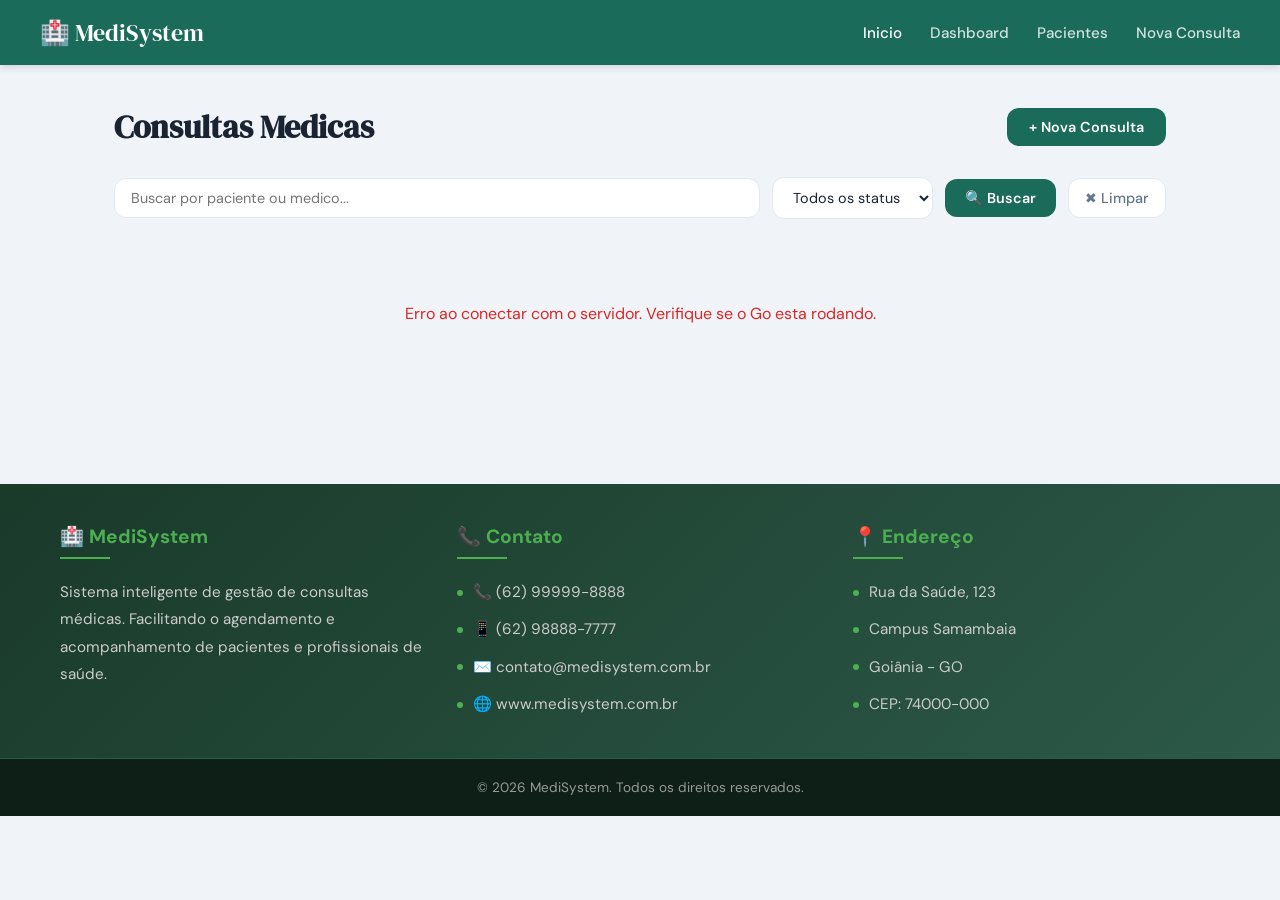
<file: static/index.html>
<!DOCTYPE html>
<html lang="pt-BR">
<head>
  <meta charset="UTF-8">
  <meta name="viewport" content="width=device-width, initial-scale=1.0">
  <title>Sistema de Consultas Medicas</title>
  <link rel="stylesheet" href="styles/index.style.css">
</head>
<body>
  <header>
  <div class="logo">🏥 MediSystem</div>
  <nav>
  <a href="index.html" class="active">Inicio</a>
  <a href="dashboard.html">Dashboard</a>
  <a href="pacientes.html">Pacientes</a>
  <a href="forms/createConsulta.html">Nova Consulta</a>
</nav>
</header>

  <main>
    <div class="page-title">
      <h1>Consultas Medicas</h1>
      <a href="forms/createConsulta.html" class="btn-primary">+ Nova Consulta</a>
    </div>

    <div class="filtros">
      <input
        type="text"
        id="busca"
        placeholder="Buscar por paciente ou medico..."
        onkeydown="if(event.key==='Enter') filtrar()"
      >
      <select id="filtroStatus">
        <option value="">Todos os status</option>
        <option value="agendada">Agendada</option>
        <option value="realizada">Realizada</option>
        <option value="cancelada">Cancelada</option>
      </select>
      <button class="btn-buscar" onclick="filtrar()">🔍 Buscar</button>
      <button class="btn-limpar" onclick="limparFiltros()">✖ Limpar</button>
    </div>

    <div id="mensagem" class="mensagem oculto"></div>
    <div id="lista" class="lista-consultas">
      <div class="carregando">Carregando consultas...</div>
    </div>
  </main>

  <script>
    function carregarPagina(pagina) {
    fetch(pagina)
        .then(response => response.text())
        .then(html => {
            // Extrair apenas o conteúdo principal da página carregada
            const parser = new DOMParser();
            const doc = parser.parseFromString(html, 'text/html');
            const novoConteudo = doc.querySelector('main') || doc.querySelector('.container');
            
            if (novoConteudo) {
                document.querySelector('main').innerHTML = novoConteudo.innerHTML;
                // Atualizar a URL sem recarregar
                history.pushState({ pagina }, '', pagina);
            }
        })
        .catch(error => console.error('Erro ao carregar página:', error));
}

// Nos links do menu, usar:
document.querySelectorAll('.nav-link').forEach(link => {
    link.addEventListener('click', function(e) {
        e.preventDefault();
        const pagina = this.getAttribute('href');
        carregarPagina(pagina);
    });
});


    let todasConsultas = [];

    async function carregarConsultas() {
      try {
        const res = await fetch('http://localhost:8080/consultas');
        todasConsultas = await res.json();
        renderizar(todasConsultas);
      } catch (e) {
        document.getElementById('lista').innerHTML =
          '<div class="erro">Erro ao conectar com o servidor. Verifique se o Go esta rodando.</div>';
      }
    }

    function renderizar(consultas) {
      const lista = document.getElementById('lista');
      if (!consultas || consultas.length === 0) {
        lista.innerHTML = '<div class="vazio">Nenhuma consulta encontrada. <a href="forms/createConsulta.html">Criar agora</a></div>';
        return;
      }
      lista.innerHTML = consultas.map(c => `
        <div class="card">
          <div class="card-header">
            <span class="badge ${c.status}">${c.status}</span>
            <span class="card-id">#${c.id}</span>
          </div>
          <div class="card-body">
            <div class="info"><span>👤 Paciente</span><strong>${c.paciente}</strong></div>
              <div class="info"><span>🩺 Medico</span><strong>${c.medico}</strong></div>
              <div class="info"><span>🏥 Especialidade</span><strong>${c.especialidade || 'Não informada'}</strong></div>
              <div class="info"><span>📅 Data</span><strong>${formatarData(c.data)}</strong></div>
            <div class="info"><span>🕐 Hora</span><strong>${formatarHora(c.hora)|| '--'}</strong></div>
            ${c.descricao ? `<div class="descricao">${c.descricao}</div>` : ''}
          </div>
          <div class="card-actions">
            <a href="forms/updateConsulta.html?id=${c.id}" class="btn-editar">✏️ Editar</a>
            <button onclick="deletar(${c.id})" class="btn-deletar">🗑️ Remover</button>
          </div>
        </div>
      `).join('');
    }

    function filtrar() {
      const busca = document.getElementById('busca').value.toLowerCase().trim();
      const status = document.getElementById('filtroStatus').value;
      const filtradas = todasConsultas.filter(c =>
        (!busca || c.paciente.toLowerCase().includes(busca) || c.medico.toLowerCase().includes(busca)) &&
        (!status || c.status === status)
      );
      renderizar(filtradas);
    }

    function limparFiltros() {
      document.getElementById('busca').value = '';
      document.getElementById('filtroStatus').value = '';
      renderizar(todasConsultas);
    }

    async function deletar(id) {
      if (!confirm('Deseja remover esta consulta?')) return;
      try {
        await fetch(`http://localhost:8080/consultas/${id}`, { method: 'DELETE' });
        mostrarMensagem('Consulta removida com sucesso!', 'sucesso');
        carregarConsultas();
      } catch (e) {
        mostrarMensagem('Erro ao remover consulta.', 'erro');
      }
    }

    function mostrarMensagem(texto, tipo) {
      const el = document.getElementById('mensagem');
      el.textContent = texto;
      el.className = `mensagem ${tipo}`;
      setTimeout(() => el.className = 'mensagem oculto', 3000);
    }

    function formatarData(data) {
      if (!data) return '--';
      const d = data.substring(0, 10).split('-');
      return `${d[2]}/${d[1]}/${d[0]}`;
    }
    function formatarHora(hora) {
  if (!hora) return '--';
  // Se for ISO: "0000-01-01T09:25:00Z" ou "09:25:00"
  if (hora.includes('T')) {
    return hora.split('T')[1].substring(0, 5);
  }
  // Se já vier só "09:25"
  return hora.substring(0, 5);
}

    carregarConsultas();
  </script>
  <!-- ===== RODAPÉ ===== -->  
<footer>  
  <div class="footer-container">  
    <!-- Coluna 1 - Sobre a empresa -->  
    <div class="footer-col">  
      <h3>🏥 MediSystem</h3>  
      <p>Sistema inteligente de gestão de consultas médicas.   
      Facilitando o agendamento e acompanhamento de pacientes   
      e profissionais de saúde.</p>  
    </div>  

    <!-- Coluna 2 - Contato -->  
    <div class="footer-col">  
      <h3>📞 Contato</h3>  
      <ul>  
        <li>📞 (62) 99999-8888</li>  
        <li>📱 (62) 98888-7777</li>  
        <li>✉️ contato@medisystem.com.br</li>  
        <li>🌐 www.medisystem.com.br</li>  
      </ul>  
    </div>  

    <!-- Coluna 3 - Endereço -->  
    <div class="footer-col">  
      <h3>📍 Endereço</h3>  
      <ul>  
        <li>Rua da Saúde, 123</li>  
        <li>Campus Samambaia</li>  
        <li>Goiânia - GO</li>  
        <li>CEP: 74000-000</li>
</body>
</html>
      </ul>  
    </div>  
  </div>  
  <div class="footer-bottom">  
    <p>&copy; 2026 MediSystem. Todos os direitos reservados.</p>  
  </div>
</file>
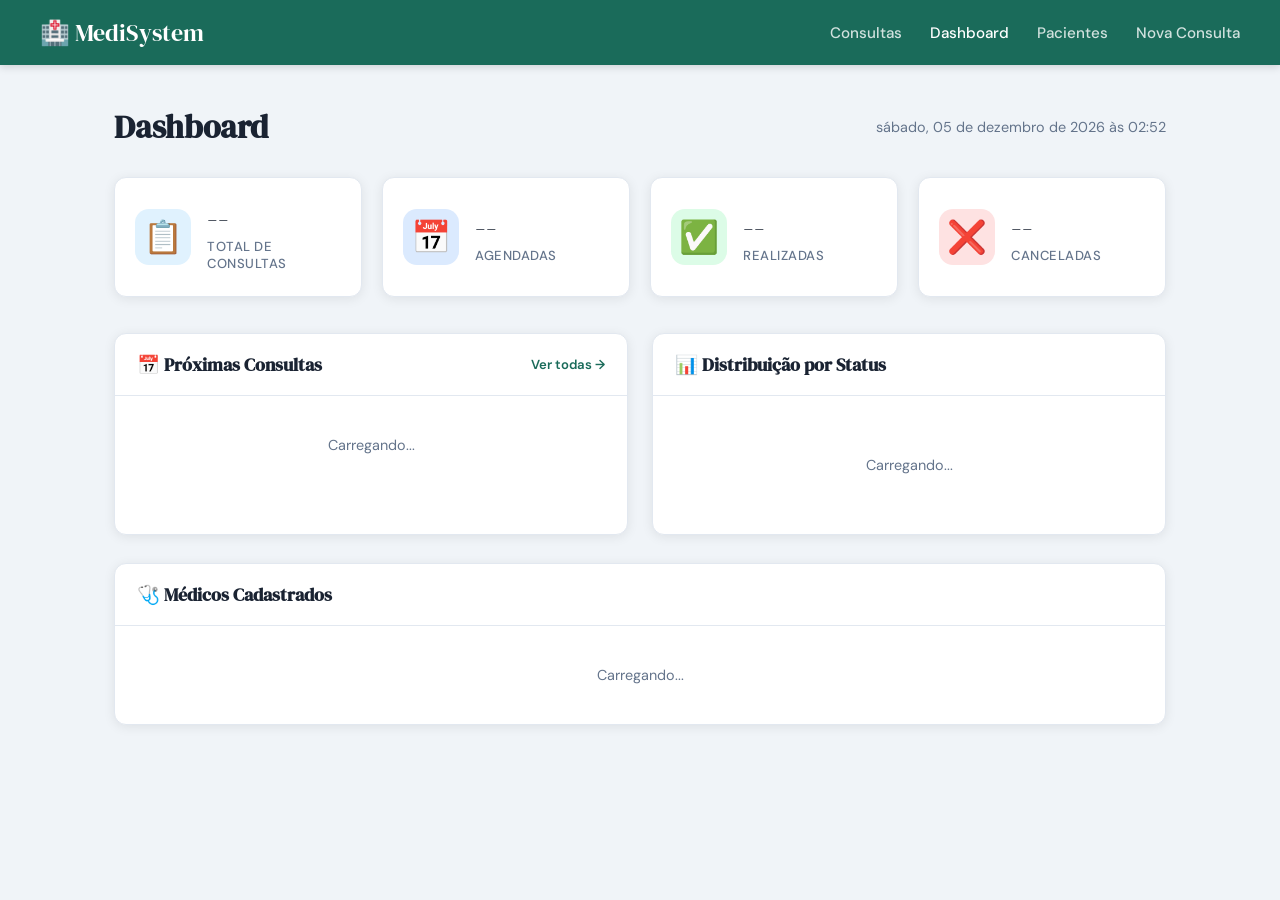
<file: static/dashboard.html>
<!DOCTYPE html>
<html lang="pt-BR">
<head>
  <meta charset="UTF-8">
  <meta name="viewport" content="width=device-width, initial-scale=1.0">
  <title>Dashboard — MediSystem</title>
  <link rel="stylesheet" href="styles/index.style.css">
  <style>
    /* ── Configuração da Página Dashboard── */
    .dashboard-grid {
      display: grid;
      grid-template-columns: repeat(4, 1fr);
      gap: 20px;
      margin-bottom: 36px;
    }

    .stat-card {
      background: var(--surface);
      border-radius: var(--radius);
      box-shadow: var(--shadow);
      border: 1.5px solid var(--border);
      padding: 24px 20px;
      display: flex;
      align-items: center;
      gap: 16px;
      transition: transform 0.2s, box-shadow 0.2s;
    }

    .stat-card:hover { transform: translateY(-3px); box-shadow: 0 8px 24px rgba(0,0,0,0.12); }

    .stat-icon {
      font-size: 2rem;
      width: 56px;
      height: 56px;
      border-radius: 14px;
      display: flex;
      align-items: center;
      justify-content: center;
      flex-shrink: 0;
    }

    .stat-icon.total    { background: #e0f2fe; }
    .stat-icon.agendada { background: #dbeafe; }
    .stat-icon.realizada{ background: var(--success-light); }
    .stat-icon.cancelada{ background: var(--danger-light); }

    .stat-info { flex: 1; }
    .stat-numero {
      font-family: 'DM Serif Display', serif;
      font-size: 2rem;
      color: var(--text);
      line-height: 1;
      margin-bottom: 4px;
    }
    .stat-label {
      font-size: 0.82rem;
      color: var(--text-muted);
      font-weight: 500;
      text-transform: uppercase;
      letter-spacing: 0.5px;
    }

    /* ── Seções do dashboard ── */
    .dashboard-row {
      display: grid;
      grid-template-columns: 1fr 1fr;
      gap: 24px;
      margin-bottom: 28px;
    }

    .section-card {
      background: var(--surface);
      border-radius: var(--radius);
      box-shadow: var(--shadow);
      border: 1.5px solid var(--border);
      overflow: hidden;
    }

    .section-header {
      padding: 18px 22px;
      border-bottom: 1.5px solid var(--border);
      display: flex;
      align-items: center;
      justify-content: space-between;
    }

    .section-header h2 {
      font-family: 'DM Serif Display', serif;
      font-size: 1.15rem;
      color: var(--text);
    }

    .section-header a {
      font-size: 0.82rem;
      color: var(--primary);
      text-decoration: none;
      font-weight: 600;
    }

    .section-header a:hover { text-decoration: underline; }

    /* ── Lista de próximas consultas ── */
    .consulta-row {
      display: flex;
      align-items: center;
      gap: 14px;
      padding: 14px 22px;
      border-bottom: 1px solid var(--border);
      transition: background 0.15s;
    }

    .consulta-row:last-child { border-bottom: none; }
    .consulta-row:hover { background: var(--bg); }

    .consulta-data-box {
      text-align: center;
      min-width: 48px;
      background: var(--primary-light);
      border-radius: 10px;
      padding: 6px 8px;
    }

    .consulta-dia {
      font-size: 1.3rem;
      font-weight: 700;
      color: var(--primary);
      line-height: 1;
    }

    .consulta-mes {
      font-size: 0.7rem;
      color: var(--primary);
      text-transform: uppercase;
      font-weight: 600;
    }

    .consulta-info { flex: 1; }
    .consulta-paciente { font-weight: 600; font-size: 0.9rem; color: var(--text); }
    .consulta-medico   { font-size: 0.8rem; color: var(--text-muted); margin-top: 2px; }

    .consulta-hora {
      font-size: 0.82rem;
      font-weight: 600;
      color: var(--text-muted);
      white-space: nowrap;
    }

    /* ── Gráfico de barras simples ── */
    .grafico-barras {
      padding: 20px 22px;
    }

    .barra-item {
      margin-bottom: 16px;
    }

    .barra-label {
      display: flex;
      justify-content: space-between;
      font-size: 0.85rem;
      margin-bottom: 6px;
      color: var(--text);
      font-weight: 500;
    }

    .barra-label span { color: var(--text-muted); font-weight: 400; }

    .barra-track {
      background: var(--bg);
      border-radius: 99px;
      height: 10px;
      overflow: hidden;
    }

    .barra-fill {
      height: 100%;
      border-radius: 99px;
      transition: width 0.8s cubic-bezier(0.4,0,0.2,1);
    }

    .barra-fill.agendada  { background: #3b82f6; }
    .barra-fill.realizada { background: var(--success); }
    .barra-fill.cancelada { background: var(--danger); }

    /* ── Lista de médicos ── */
    .medico-row {
      display: flex;
      align-items: center;
      gap: 14px;
      padding: 14px 22px;
      border-bottom: 1px solid var(--border);
      transition: background 0.15s;
    }

    .medico-row:last-child { border-bottom: none; }
    .medico-row:hover { background: var(--bg); }

    .medico-avatar {
      width: 40px;
      height: 40px;
      border-radius: 50%;
      background: var(--primary);
      color: white;
      display: flex;
      align-items: center;
      justify-content: center;
      font-weight: 700;
      font-size: 1rem;
      flex-shrink: 0;
    }

    .medico-info { flex: 1; }
    .medico-nome { font-weight: 600; font-size: 0.9rem; color: var(--text); }
    .medico-esp  { font-size: 0.8rem; color: var(--text-muted); margin-top: 2px; }
    .medico-crm  { font-size: 0.78rem; color: var(--text-muted); font-weight: 500; }

    /* ── Vazio / loading ── */
    .vazio-secao {
      padding: 40px 20px;
      text-align: center;
      color: var(--text-muted);
      font-size: 0.9rem;
    }

    /* ── Responsivo ── */
    @media (max-width: 900px) {
      .dashboard-grid { grid-template-columns: repeat(2, 1fr); }
      .dashboard-row  { grid-template-columns: 1fr; }
    }

    @media (max-width: 540px) {
      .dashboard-grid { grid-template-columns: 1fr; }
    }
  </style>
</head>
<body>
  <header>
    <div class="logo">🏥 MediSystem</div>
    <nav>
  <a href="index.html">Consultas</a>
  <a href="dashboard.html" class="active">Dashboard</a>
  <a href="pacientes.html">Pacientes</a>
  <a href="forms/createConsulta.html">Nova Consulta</a>
</nav>
  </header>

  <main>
    <div class="page-title">
      <h1>Dashboard</h1>
      <span style="color:var(--text-muted);font-size:0.9rem" id="dataHoje"></span>
    </div>

    <!-- Cards de resumo -->
    <div class="dashboard-grid">
      <div class="stat-card">
        <div class="stat-icon total">📋</div>
        <div class="stat-info">
          <div class="stat-numero" id="totalConsultas">--</div>
          <div class="stat-label">Total de Consultas</div>
        </div>
      </div>
      <div class="stat-card">
        <div class="stat-icon agendada">📅</div>
        <div class="stat-info">
          <div class="stat-numero" id="totalAgendadas">--</div>
          <div class="stat-label">Agendadas</div>
        </div>
      </div>
      <div class="stat-card">
        <div class="stat-icon realizada">✅</div>
        <div class="stat-info">
          <div class="stat-numero" id="totalRealizadas">--</div>
          <div class="stat-label">Realizadas</div>
        </div>
      </div>
      <div class="stat-card">
        <div class="stat-icon cancelada">❌</div>
        <div class="stat-info">
          <div class="stat-numero" id="totalCanceladas">--</div>
          <div class="stat-label">Canceladas</div>
        </div>
      </div>
    </div>

    <!-- Próximas consultas + Distribuição -->
    <div class="dashboard-row">
      <div class="section-card">
        <div class="section-header">
          <h2>📅 Próximas Consultas</h2>
          <a href="index.html">Ver todas →</a>
        </div>
        <div id="proximasConsultas"><div class="vazio-secao">Carregando...</div></div>
      </div>

      <div class="section-card">
        <div class="section-header">
          <h2>📊 Distribuição por Status</h2>
        </div>
        <div class="grafico-barras" id="graficoStatus">
          <div class="vazio-secao">Carregando...</div>
        </div>
      </div>
    </div>

    <!-- Médicos cadastrados -->
    <div class="section-card">
      <div class="section-header">
        <h2>🩺 Médicos Cadastrados</h2>
        <span id="totalMedicos" style="font-size:0.82rem;color:var(--text-muted)"></span>
      </div>
      <div id="listaMedicos"><div class="vazio-secao">Carregando...</div></div>
    </div>
  </main>

  <script>
    const API = 'http://localhost:8080';

    // Data de hoje formatada
    document.getElementById('dataHoje').textContent = new Date().toLocaleDateString('pt-BR', {
      weekday: 'long', day: '2-digit', month: 'long', year: 'numeric'
    });

    async function carregarDashboard() {
      try {
        const [resConsultas, resMedicos] = await Promise.all([
          fetch(`${API}/consultas`),
          fetch(`${API}/medicos`)
        ]);

        const consultas = await resConsultas.json();
        const medicos   = await resMedicos.json();

        renderResumo(consultas);
        renderProximas(consultas);
        renderGrafico(consultas);
        renderMedicos(medicos);

      } catch (e) {
        document.getElementById('dataHoje').textContent = new Date().toLocaleDateString('pt-BR', {
            weekday: 'long', 
            day: '2-digit', 
            month: 'long', 
            year: 'numeric',
            hour: '2-digit',
            minute: '2-digit'
          });
      }
    }

    function renderResumo(consultas) {
      const total     = consultas.length;
      const agendadas = consultas.filter(c => c.status === 'agendada').length;
      const realizadas= consultas.filter(c => c.status === 'realizada').length;
      const canceladas= consultas.filter(c => c.status === 'cancelada').length;

      animarNumero('totalConsultas', total);
      animarNumero('totalAgendadas', agendadas);
      animarNumero('totalRealizadas', realizadas);
      animarNumero('totalCanceladas', canceladas);
    }

    function animarNumero(id, destino) {
      const el = document.getElementById(id);
      let atual = 0;
      const passo = Math.ceil(destino / 20);
      const timer = setInterval(() => {
        atual = Math.min(atual + passo, destino);
        el.textContent = atual;
        if (atual >= destino) clearInterval(timer);
      }, 40);
    }

    function renderProximas(consultas) {
      const hoje = new Date().toISOString().substring(0, 10);
      const proximas = consultas
        .filter(c => c.status === 'agendada' && c.data >= hoje)
        .sort((a, b) => a.data.localeCompare(b.data) || (a.hora || '').localeCompare(b.hora || ''))
        .slice(0, 6);

      const el = document.getElementById('proximasConsultas');
      if (proximas.length === 0) {
        el.innerHTML = '<div class="vazio-secao">Nenhuma consulta agendada futura.</div>';
        return;
      }

      el.innerHTML = proximas.map(c => {
        const d = c.data.substring(0, 10).split('-');
        const meses = ['Jan','Fev','Mar','Abr','Mai','Jun','Jul','Ago','Set','Out','Nov','Dez'];
        return `
          <div class="consulta-row">
            <div class="consulta-data-box">
              <div class="consulta-dia">${d[2]}</div>
              <div class="consulta-mes">${meses[parseInt(d[1]) - 1]}</div>
            </div>
            <div class="consulta-info">
              <div class="consulta-paciente">👤 ${c.paciente}</div>
              <div class="consulta-medico">🩺 ${c.medico}${c.especialidade ? ' · ' + c.especialidade : ''}</div>
            </div>
            <div class="consulta-hora">${c.hora || '--'}</div>
          </div>`;
      }).join('');
    }

    function renderGrafico(consultas) {
      const total     = consultas.length || 1;
      const agendadas = consultas.filter(c => c.status === 'agendada').length;
      const realizadas= consultas.filter(c => c.status === 'realizada').length;
      const canceladas= consultas.filter(c => c.status === 'cancelada').length;

      const el = document.getElementById('graficoStatus');
      el.innerHTML = `
        <div class="barra-item">
          <div class="barra-label">Agendadas <span>${agendadas} consultas</span></div>
          <div class="barra-track"><div class="barra-fill agendada" style="width:0%" data-pct="${Math.round(agendadas/total*100)}%"></div></div>
        </div>
        <div class="barra-item">
          <div class="barra-label">Realizadas <span>${realizadas} consultas</span></div>
          <div class="barra-track"><div class="barra-fill realizada" style="width:0%" data-pct="${Math.round(realizadas/total*100)}%"></div></div>
        </div>
        <div class="barra-item">
          <div class="barra-label">Canceladas <span>${canceladas} consultas</span></div>
          <div class="barra-track"><div class="barra-fill cancelada" style="width:0%" data-pct="${Math.round(canceladas/total*100)}%"></div></div>
        </div>`;

      // Animação das barras após renderizar
      setTimeout(() => {
        el.querySelectorAll('.barra-fill').forEach(b => {
          b.style.width = b.dataset.pct;
        });
      }, 100);
    }

    function renderMedicos(medicos) {
      const el = document.getElementById('listaMedicos');
      document.getElementById('totalMedicos').textContent = `${medicos?.length || 0} cadastrados`;

      if (!medicos || medicos.length === 0) {
        el.innerHTML = '<div class="vazio-secao">Nenhum médico cadastrado.</div>';
        return;
      }

      el.style.display = 'grid';
      el.style.gridTemplateColumns = 'repeat(auto-fill, minmax(280px, 1fr))';

      el.innerHTML = medicos.map(m => {
        const iniciais = m.nome.split(' ').map(n => n[0]).slice(0, 2).join('').toUpperCase();
        return `
          <div class="medico-row">
            <div class="medico-avatar">${iniciais}</div>
            <div class="medico-info">
              <div class="medico-nome">${m.nome}</div>
              <div class="medico-esp">${m.especialidade || 'Especialidade não informada'}</div>
            </div>
            <div class="medico-crm">CRM ${m.crm}</div>
          </div>`;
      }).join('');
    }

    carregarDashboard();
  </script>
</body>
</html>
</file>
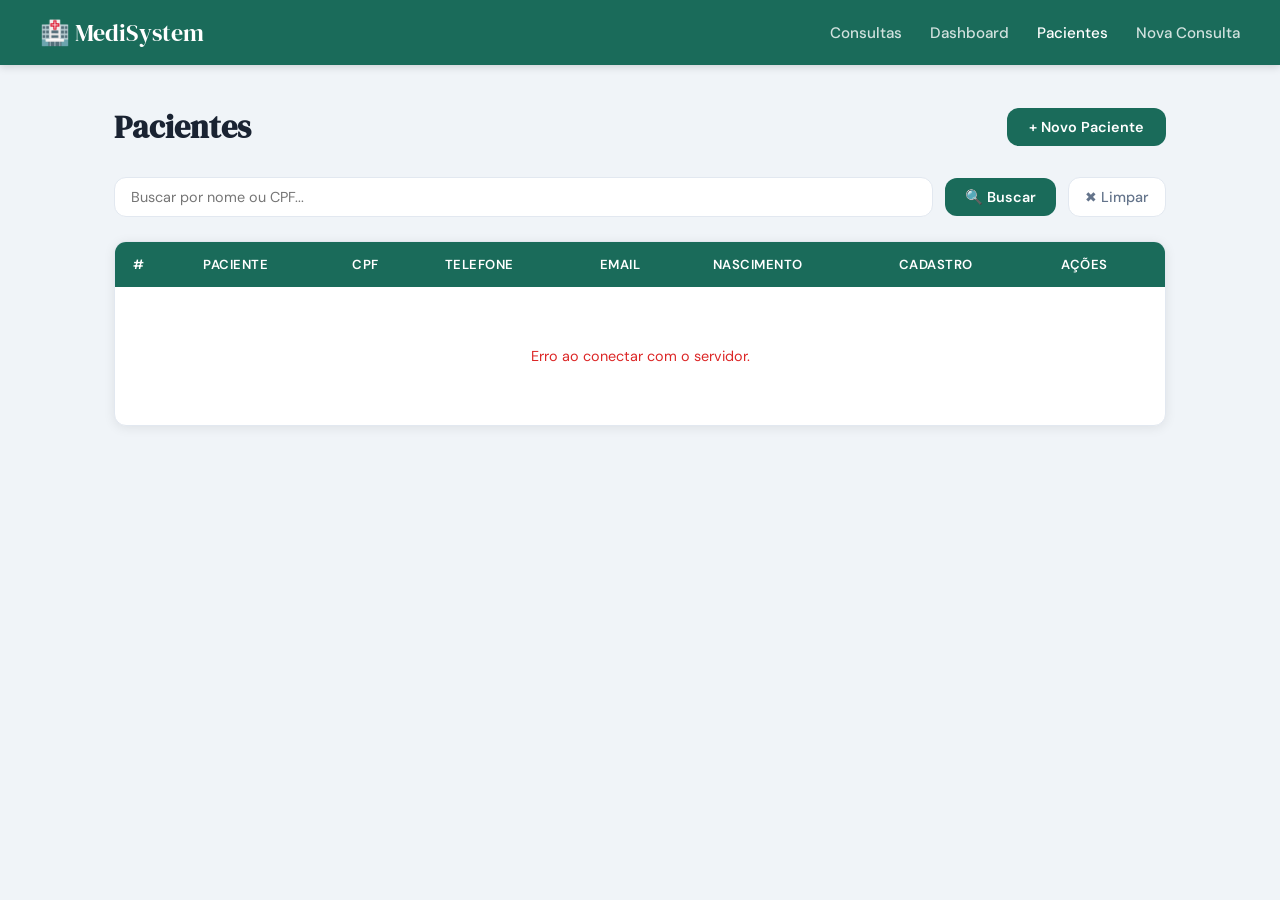
<file: static/pacientes.html>
<!DOCTYPE html>
<html lang="pt-BR">
<head>
  <meta charset="UTF-8">
  <meta name="viewport" content="width=device-width, initial-scale=1.0">
  <title>Pacientes — MediSystem</title>
  <link rel="stylesheet" href="styles/index.style.css">
  <style>
    .tabela-wrapper {
      background: var(--surface);
      border-radius: var(--radius);
      box-shadow: var(--shadow);
      border: 1.5px solid var(--border);
      overflow: hidden;
    }

    table {
      width: 100%;
      border-collapse: collapse;
      font-size: 0.9rem;
    }

    thead {
      background: var(--primary);
      color: white;
    }

    thead th {
      padding: 14px 18px;
      text-align: left;
      font-weight: 600;
      font-size: 0.82rem;
      text-transform: uppercase;
      letter-spacing: 0.5px;
    }

    tbody tr {
      border-bottom: 1px solid var(--border);
      transition: background 0.15s;
    }

    tbody tr:last-child { border-bottom: none; }
    tbody tr:hover { background: var(--bg); }

    tbody td {
      padding: 13px 18px;
      color: var(--text);
      vertical-align: middle;
    }

    .td-muted { color: var(--text-muted); font-size: 0.85rem; }

    .avatar-iniciais {
      width: 36px;
      height: 36px;
      border-radius: 50%;
      background: var(--primary);
      color: white;
      display: flex;
      align-items: center;
      justify-content: center;
      font-weight: 700;
      font-size: 0.85rem;
      flex-shrink: 0;
    }

    .td-nome {
      display: flex;
      align-items: center;
      gap: 12px;
    }

    .nome-texto { font-weight: 600; }

    .acoes {
      display: flex;
      gap: 8px;
    }

    .btn-sm-editar {
      padding: 6px 12px;
      background: var(--primary-light);
      color: var(--primary);
      border-radius: 8px;
      text-decoration: none;
      font-size: 0.8rem;
      font-weight: 600;
      transition: background 0.2s;
      white-space: nowrap;
    }

    .btn-sm-editar:hover { background: #c8e8e3; }

    .btn-sm-deletar {
      padding: 6px 12px;
      background: var(--danger-light);
      color: var(--danger);
      border: none;
      border-radius: 8px;
      font-size: 0.8rem;
      font-weight: 600;
      cursor: pointer;
      font-family: 'DM Sans', sans-serif;
      transition: background 0.2s;
      white-space: nowrap;
    }

    .btn-sm-deletar:hover { background: #fecaca; }

    .tabela-vazio {
      text-align: center;
      padding: 60px 20px;
      color: var(--text-muted);
    }

    .tabela-vazio a { color: var(--primary); font-weight: 600; }

    .resumo-total {
      font-size: 0.85rem;
      color: var(--text-muted);
      margin-bottom: 16px;
    }
  </style>
</head>
<body>
  <header>
    <div class="logo">🏥 MediSystem</div>
    <nav>
      <a href="index.html">Consultas</a>
      <a href="dashboard.html">Dashboard</a>
      <a href="pacientes.html" class="active">Pacientes</a>
      <a href="forms/createConsulta.html">Nova Consulta</a>
    </nav>
  </header>

  <main>
    <div class="page-title">
      <h1>Pacientes</h1>
      <a href="forms/createPaciente.html" class="btn-primary">+ Novo Paciente</a>
    </div>

    <div class="filtros">
      <input type="text" id="busca" placeholder="Buscar por nome ou CPF..."
        onkeydown="if(event.key==='Enter') filtrar()">
      <button class="btn-buscar" onclick="filtrar()">🔍 Buscar</button>
      <button class="btn-limpar" onclick="limpar()">✖ Limpar</button>
    </div>

    <div id="mensagem" class="mensagem oculto"></div>
    <p class="resumo-total" id="resumoTotal"></p>

    <div class="tabela-wrapper">
      <table>
        <thead>
          <tr>
            <th>#</th>
            <th>Paciente</th>
            <th>CPF</th>
            <th>Telefone</th>
            <th>Email</th>
            <th>Nascimento</th>
            <th>Cadastro</th>
            <th>Ações</th>
          </tr>
        </thead>
        <tbody id="tabelaBody">
          <tr><td colspan="8" class="tabela-vazio">Carregando...</td></tr>
        </tbody>
      </table>
    </div>
  </main>

  <script>
    const API = 'http://localhost:8080';
    let todosPacientes = [];

    async function carregarPacientes() {
      try {
        const res = await fetch(`${API}/pacientes`);
        todosPacientes = await res.json() || [];
        renderizar(todosPacientes);
      } catch (e) {
        document.getElementById('tabelaBody').innerHTML =
          '<tr><td colspan="8" class="tabela-vazio" style="color:var(--danger)">Erro ao conectar com o servidor.</td></tr>';
      }
    }

    function renderizar(lista) {
      const body = document.getElementById('tabelaBody');
      const resumo = document.getElementById('resumoTotal');
      resumo.textContent = `${lista.length} paciente(s) encontrado(s)`;

      if (!lista || lista.length === 0) {
        body.innerHTML = `<tr><td colspan="8" class="tabela-vazio">
          Nenhum paciente encontrado. <a href="forms/createPaciente.html">Cadastrar agora</a>
        </td></tr>`;
        return;
      }

      body.innerHTML = lista.map(p => {
        const iniciais = p.nome.split(' ').map(n => n[0]).slice(0, 2).join('').toUpperCase();
        return `
          <tr>
            <td class="td-muted">${p.id}</td>
            <td>
              <div class="td-nome">
                <div class="avatar-iniciais">${iniciais}</div>
                <div class="nome-texto">${p.nome}</div>
              </div>
            </td>
            <td class="td-muted">${formatarCPF(p.cpf)}</td>
            <td class="td-muted">${p.telefone || '--'}</td>
            <td class="td-muted">${p.email || '--'}</td>
            <td class="td-muted">${formatarData(p.data_nascimento)}</td>
            <td class="td-muted">${formatarDataHora(p.data_cadastro)}</td>
            <td>
              <div class="acoes">
                <a href="forms/editPaciente.html?id=${p.id}" class="btn-sm-editar">✏️ Editar</a>
                <button onclick="deletar(${p.id}, '${p.nome}')" class="btn-sm-deletar">🗑️ Remover</button>
              </div>
            </td>
          </tr>`;
      }).join('');
    }

    function filtrar() {
      const busca = document.getElementById('busca').value.toLowerCase().trim();
      const filtrados = todosPacientes.filter(p =>
        p.nome.toLowerCase().includes(busca) || (p.cpf || '').includes(busca)
      );
      renderizar(filtrados);
    }

    function limpar() {
      document.getElementById('busca').value = '';
      renderizar(todosPacientes);
    }

    async function deletar(id, nome) {
      if (!confirm(`Deseja remover o paciente "${nome}"?`)) return;
      try {
        await fetch(`${API}/pacientes/${id}`, { method: 'DELETE' });
        mostrarMensagem('Paciente removido com sucesso!', 'sucesso');
        carregarPacientes();
      } catch (e) {
        mostrarMensagem('Erro ao remover paciente.', 'erro');
      }
    }

    function mostrarMensagem(texto, tipo) {
      const el = document.getElementById('mensagem');
      el.textContent = texto;
      el.className = `mensagem ${tipo}`;
      setTimeout(() => el.className = 'mensagem oculto', 3000);
    }

    function formatarCPF(cpf) {
      if (!cpf) return '--';
      return cpf.replace(/(\d{3})(\d{3})(\d{3})(\d{2})/, '$1.$2.$3-$4');
    }

    function formatarData(data) {
      if (!data) return '--';
      const d = data.substring(0, 10).split('-');
      return `${d[2]}/${d[1]}/${d[0]}`;
    }

    function formatarDataHora(dt) {
      if (!dt) return '--';
      const d = new Date(dt);
      return d.toLocaleDateString('pt-BR');
    }

    carregarPacientes();
  </script>
</body>
</html>
</file>
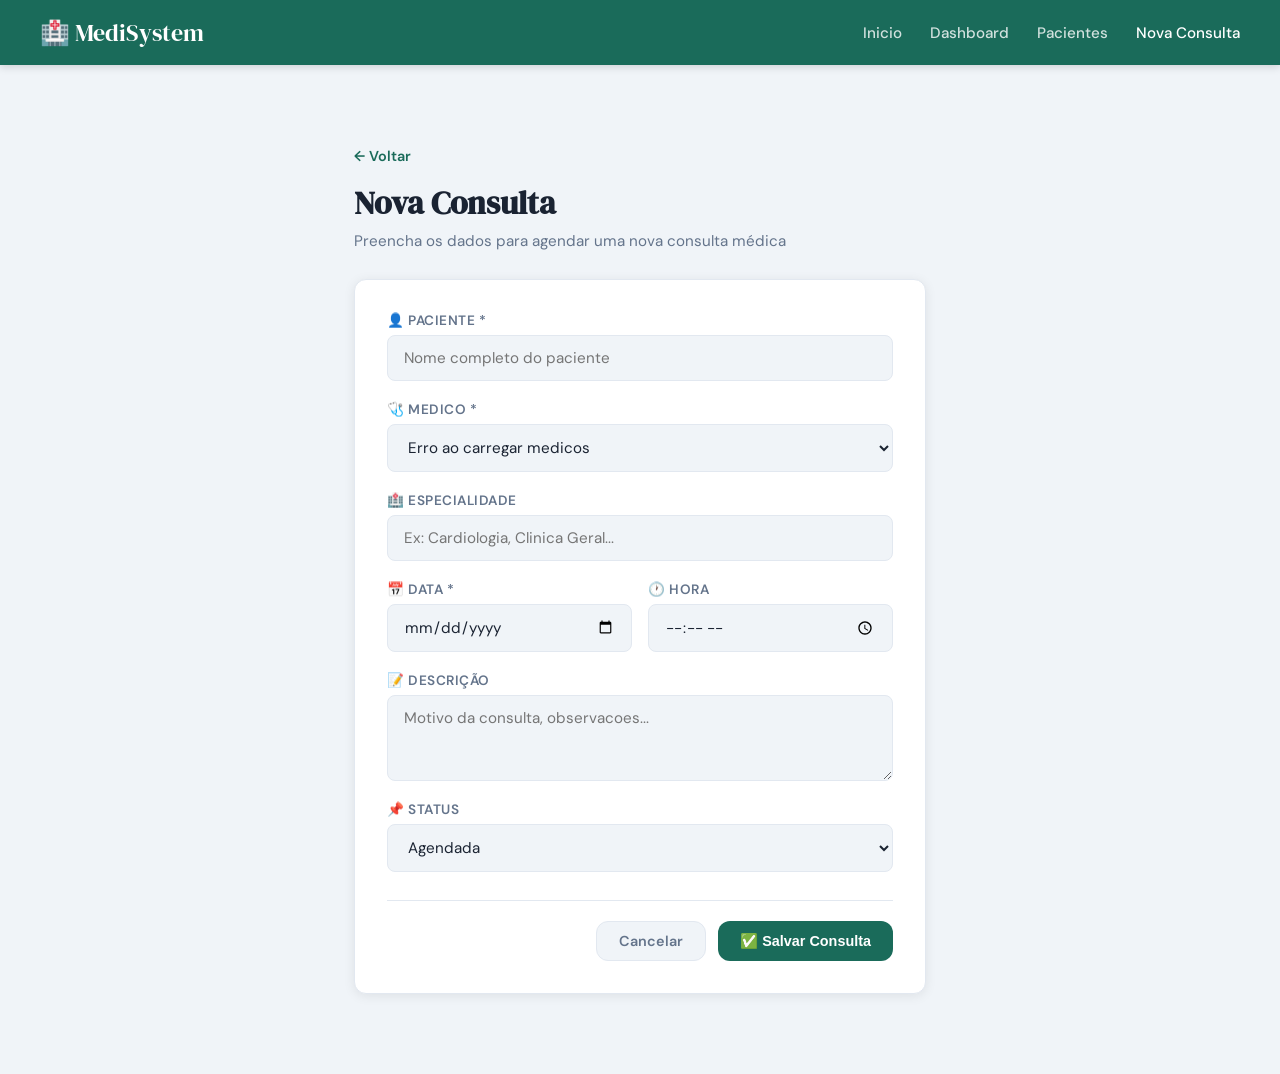
<file: static/forms/createConsulta.html>
<!DOCTYPE html>
<html lang="pt-BR">
<head>
  <meta charset="UTF-8">
  <meta name="viewport" content="width=device-width, initial-scale=1.0">
  <title>Nova Consulta — MediSystem</title>
  <link rel="stylesheet" href="../styles/index.style.css">
  <link rel="stylesheet" href="../styles/form.style.css">
</head>
<body>
  <header>
    <div class="logo">🏥 MediSystem</div>
    <nav>
  <a href="../index.html">Inicio</a>
  <a href="../dashboard.html">Dashboard</a>
  <a href="../pacientes.html">Pacientes</a>
  <a href="createConsulta.html" class="active">Nova Consulta</a>
</nav>
  </header>

  <main>
    <div class="form-container">
      <div class="form-header">
        <a href="../index.html" class="voltar">← Voltar</a>
        <h1>Nova Consulta</h1>
        <p>Preencha os dados para agendar uma nova consulta médica</p>
      </div>

      <div id="mensagem" class="mensagem oculto"></div>

      <div class="form-card">
        <div class="campo">
          <label for="paciente">👤 Paciente *</label>
          <input type="text" id="paciente" placeholder="Nome completo do paciente">
        </div>

        <div class="campo">
          <label for="medico">🩺 Medico *</label>
          <select id="medico">
            <option value="">Carregando medicos...</option>
          </select>
        </div>

        <div class="campo">
          <label for="especialidade">🏥 Especialidade</label>
          <input type="text" id="especialidade" placeholder="Ex: Cardiologia, Clinica Geral..." readonly>
        </div>

        <div class="linha-dupla">
          <div class="campo">
            <label for="data">📅 Data *</label>
            <input type="date" id="data">
          </div>
          <div class="campo">
            <label for="hora">🕐 Hora</label>
            <input type="time" id="hora">
          </div>
        </div>

        <div class="campo">
          <label for="descricao">📝 Descrição</label>
          <textarea id="descricao" rows="3" placeholder="Motivo da consulta, observacoes..."></textarea>
        </div>

        <div class="campo">
          <label for="status">📌 Status</label>
          <select id="status">
            <option value="agendada">Agendada</option>
            <option value="realizada">Realizada</option>
            <option value="cancelada">Cancelada</option>
          </select>
        </div>

        <div class="form-actions">
          <a href="../index.html" class="btn-cancelar">Cancelar</a>
          <button onclick="criar()" class="btn-primary">✅ Salvar Consulta</button>
        </div>
      </div>
    </div>
  </main>

  <script>
    let medicos = [];

    // Carrega a lista de médicos do banco ao abrir a página
    async function carregarMedicos() {
      const select = document.getElementById('medico');
      try {
        const res = await fetch('http://localhost:8080/medicos');
        medicos = await res.json();

        if (!medicos || medicos.length === 0) {
          select.innerHTML = '<option value="">Nenhum medico cadastrado</option>';
          return;
        }

        select.innerHTML = '<option value="">Selecione um medico...</option>' +
          medicos.map(m => `<option value="${m.nome}">${m.nome}${m.especialidade ? ' — ' + m.especialidade : ''}</option>`).join('');

        // Ao selecionar médico, preenche especialidade automaticamente
        select.addEventListener('change', () => {
          const selecionado = medicos.find(m => m.nome === select.value);
          document.getElementById('especialidade').value = selecionado?.especialidade || '';
        });

      } catch (e) {
        select.innerHTML = '<option value="">Erro ao carregar medicos</option>';
      }
    }

    async function criar() {
      const paciente = document.getElementById('paciente').value.trim();
      const medico = document.getElementById('medico').value.trim();
      const data = document.getElementById('data').value;

      if (!paciente || !medico || !data) {
        mostrarMensagem('Preencha os campos obrigatorios: Paciente, Medico e Data.', 'erro');
        return;
      }

      const body = {
        paciente,
        medico,
        especialidade: document.getElementById('especialidade').value.trim(),
        data,
        hora: document.getElementById('hora').value || '00:00',
        descricao: document.getElementById('descricao').value.trim(),
        status: document.getElementById('status').value,
      };

      try {
        const res = await fetch('http://localhost:8080/consultas', {
          method: 'POST',
          headers: { 'Content-Type': 'application/json' },
          body: JSON.stringify(body),
        });

        if (res.ok) {
          mostrarMensagem('Consulta criada com sucesso! Redirecionando...', 'sucesso');
          setTimeout(() => window.location.href = '../index.html', 1500);
        } else {
          const erro = await res.json();
          mostrarMensagem('Erro: ' + erro.erro, 'erro');
        }
      } catch (e) {
        mostrarMensagem('Erro ao conectar com o servidor.', 'erro');
      }
    }

    function mostrarMensagem(texto, tipo) {
      const el = document.getElementById('mensagem');
      el.textContent = texto;
      el.className = `mensagem ${tipo}`;
    }

    carregarMedicos();
  </script>
</body>
</html>
</file>
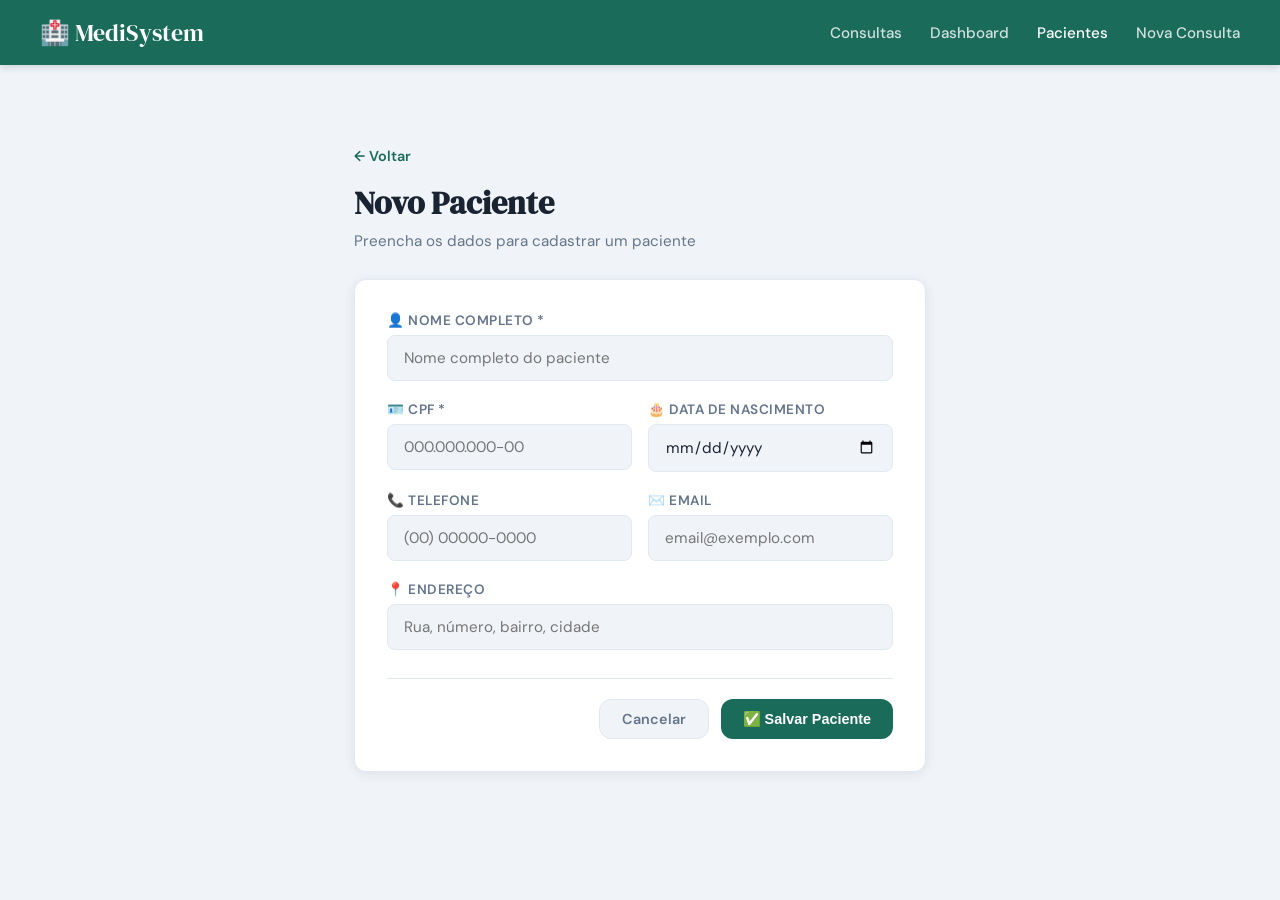
<file: static/forms/createpaciente.html>
<!DOCTYPE html>
<html lang="pt-BR">
<head>
  <meta charset="UTF-8">
  <meta name="viewport" content="width=device-width, initial-scale=1.0">
  <title>Novo Paciente — MediSystem</title>
  <link rel="stylesheet" href="../styles/index.style.css">
  <link rel="stylesheet" href="../styles/form.style.css">
</head>
<body>
  <header>
    <div class="logo">🏥 MediSystem</div>
    <nav>
      <a href="../index.html">Consultas</a>
      <a href="../dashboard.html">Dashboard</a>
      <a href="../pacientes.html" class="active">Pacientes</a>
      <a href="createConsulta.html">Nova Consulta</a>
    </nav>
  </header>

  <main>
    <div class="form-container">
      <div class="form-header">
        <a href="../pacientes.html" class="voltar">← Voltar</a>
        <h1>Novo Paciente</h1>
        <p>Preencha os dados para cadastrar um paciente</p>
      </div>

      <div id="mensagem" class="mensagem oculto"></div>

      <div class="form-card">
        <div class="campo">
          <label for="nome">👤 Nome completo *</label>
          <input type="text" id="nome" placeholder="Nome completo do paciente">
        </div>

        <div class="linha-dupla">
          <div class="campo">
            <label for="cpf">🪪 CPF *</label>
            <input type="text" id="cpf" placeholder="000.000.000-00" maxlength="14" oninput="mascaraCPF(this)">
          </div>
          <div class="campo">
            <label for="dataNascimento">🎂 Data de Nascimento</label>
            <input type="date" id="dataNascimento">
          </div>
        </div>

        <div class="linha-dupla">
          <div class="campo">
            <label for="telefone">📞 Telefone</label>
            <input type="text" id="telefone" placeholder="(00) 00000-0000" maxlength="15" oninput="mascaraTelefone(this)">
          </div>
          <div class="campo">
            <label for="email">✉️ Email</label>
            <input type="email" id="email" placeholder="email@exemplo.com">
          </div>
        </div>

        <div class="campo">
          <label for="endereco">📍 Endereço</label>
          <input type="text" id="endereco" placeholder="Rua, número, bairro, cidade">
        </div>

        <div class="form-actions">
          <a href="../pacientes.html" class="btn-cancelar">Cancelar</a>
          <button onclick="criar()" class="btn-primary">✅ Salvar Paciente</button>
        </div>
      </div>
    </div>
  </main>

  <script>
    const API = 'http://localhost:8080';

    function mascaraCPF(input) {
      let v = input.value.replace(/\D/g, '').substring(0, 11);
      v = v.replace(/(\d{3})(\d)/, '$1.$2');
      v = v.replace(/(\d{3})(\d)/, '$1.$2');
      v = v.replace(/(\d{3})(\d{1,2})$/, '$1-$2');
      input.value = v;
    }

    function mascaraTelefone(input) {
      let v = input.value.replace(/\D/g, '').substring(0, 11);
      if (v.length <= 10) {
        v = v.replace(/(\d{2})(\d)/, '($1) $2');
        v = v.replace(/(\d{4})(\d)/, '$1-$2');
      } else {
        v = v.replace(/(\d{2})(\d)/, '($1) $2');
        v = v.replace(/(\d{5})(\d)/, '$1-$2');
      }
      input.value = v;
    }

    async function criar() {
      const nome = document.getElementById('nome').value.trim();
      const cpf  = document.getElementById('cpf').value.trim();

      if (!nome || !cpf) {
        mostrarMensagem('Preencha os campos obrigatorios: Nome e CPF.', 'erro');
        return;
      }

      const body = {
        nome,
        cpf:             cpf.replace(/\D/g, ''),
        email:           document.getElementById('email').value.trim(),
        telefone:        document.getElementById('telefone').value.trim(),
        data_nascimento: document.getElementById('dataNascimento').value || null,
        endereco:        document.getElementById('endereco').value.trim(),
      };

      try {
        const res = await fetch(`${API}/pacientes`, {
          method: 'POST',
          headers: { 'Content-Type': 'application/json' },
          body: JSON.stringify(body),
        });

        if (res.ok) {
          mostrarMensagem('Paciente cadastrado com sucesso! Redirecionando...', 'sucesso');
          setTimeout(() => window.location.href = '../pacientes.html', 1500);
        } else {
          const erro = await res.json();
          mostrarMensagem('Erro: ' + erro.erro, 'erro');
        }
      } catch (e) {
        mostrarMensagem('Erro ao conectar com o servidor.', 'erro');
      }
    }

    function mostrarMensagem(texto, tipo) {
      const el = document.getElementById('mensagem');
      el.textContent = texto;
      el.className = `mensagem ${tipo}`;
    }
  </script>
</body>
</html>
</file>
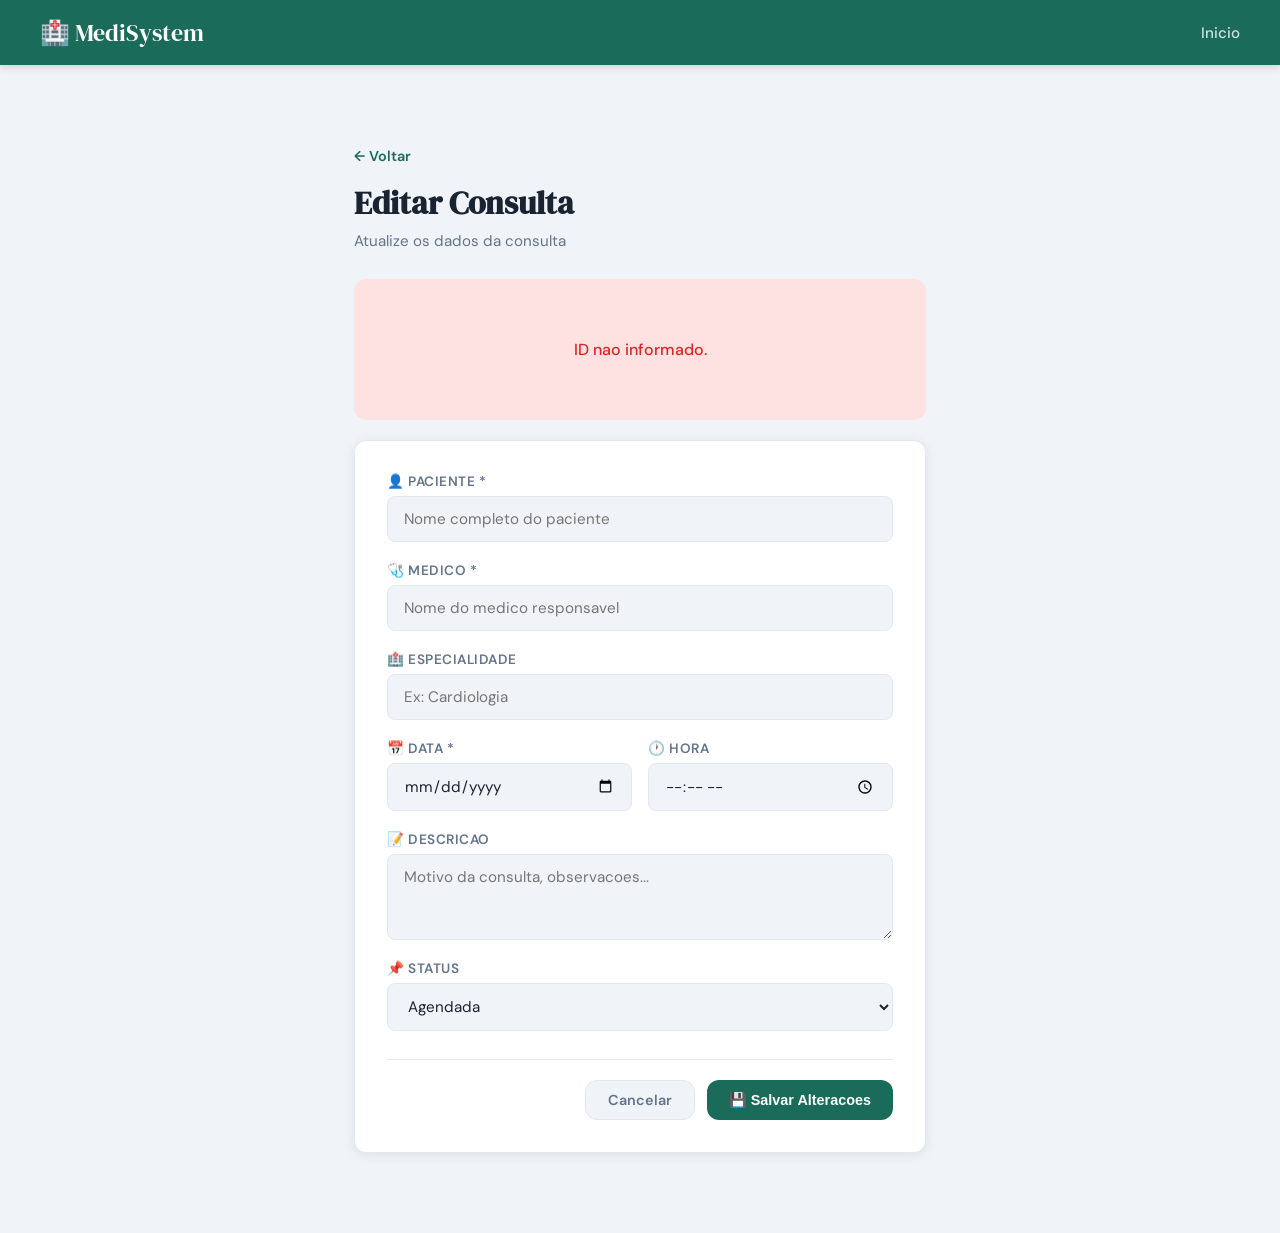
<file: static/forms/updateConsulta.html>
<!DOCTYPE html>
<html lang="pt-BR">
<head>
  <meta charset="UTF-8">
  <meta name="viewport" content="width=device-width, initial-scale=1.0">
  <title>Editar Consulta — MediSystem</title>
  <link rel="stylesheet" href="../styles/index.style.css">
  <link rel="stylesheet" href="../styles/form.style.css">
</head>
<body>
  <header>
    <div class="logo">🏥 MediSystem</div>
    <nav>
      <a href="../index.html">Inicio</a>
    </nav>
  </header>

  <main>
    <div class="form-container">
      <div class="form-header">
        <a href="../index.html" class="voltar">← Voltar</a>
        <h1>Editar Consulta</h1>
        <p>Atualize os dados da consulta</p>
      </div>

      <div id="mensagem" class="mensagem oculto"></div>

      <div class="form-card">
        <div class="campo">
          <label for="paciente">👤 Paciente *</label>
          <input type="text" id="paciente" placeholder="Nome completo do paciente">
        </div>
        <div class="campo">
          <label for="medico">🩺 Medico *</label>
          <input type="text" id="medico" placeholder="Nome do medico responsavel">
        </div>
        <div class="campo">
        <label for="especialidade">🏥 Especialidade</label>
        <input type="text" id="especialidade" placeholder="Ex: Cardiologia">
        </div>
        <div class="linha-dupla">
          <div class="campo">
            <label for="data">📅 Data *</label>
            <input type="date" id="data">
          </div>
          <div class="campo">
            <label for="hora">🕐 Hora</label>
            <input type="time" id="hora">
          </div>
        </div>
        <div class="campo">
          <label for="descricao">📝 Descricao</label>
          <textarea id="descricao" rows="3" placeholder="Motivo da consulta, observacoes..."></textarea>
        </div>
        <div class="campo">
          <label for="status">📌 Status</label>
          <select id="status">
            <option value="agendada">Agendada</option>
            <option value="realizada">Realizada</option>
            <option value="cancelada">Cancelada</option>
          </select>
        </div>
        <div class="form-actions">
          <a href="../index.html" class="btn-cancelar">Cancelar</a>
          <button onclick="atualizar()" class="btn-primary">💾 Salvar Alteracoes</button>
        </div>
      </div>
    </div>
  </main>

  <script>
    const params = new URLSearchParams(window.location.search);
    const id = params.get('id');

    async function carregarConsulta() {
      if (!id) { mostrarMensagem('ID nao informado.', 'erro'); return; }
      try {
        const res = await fetch(`http://localhost:8080/consultas/${id}`);
        if (!res.ok) { mostrarMensagem('Consulta nao encontrada.', 'erro'); return; }
        const c = await res.json();

        document.getElementById('paciente').value = c.paciente;
        document.getElementById('medico').value = c.medico;
        document.getElementById('especialidade').value = c.especialidade || '';
        document.getElementById('data').value = c.data ? c.data.substring(0, 10) : '';
        document.getElementById('hora').value = c.hora || '';
        document.getElementById('descricao').value = c.descricao || '';
        document.getElementById('status').value = c.status;
      } catch (e) {
        mostrarMensagem('Erro ao carregar consulta.', 'erro');
      }
    }

    async function atualizar() {
      const paciente = document.getElementById('paciente').value.trim();
      const medico = document.getElementById('medico').value.trim();
      const data = document.getElementById('data').value;

      if (!paciente || !medico || !data) {
        mostrarMensagem('Preencha os campos obrigatorios: Paciente, Medico e Data.', 'erro');
        return;
      }

      const body = {
        paciente,
        medico,
        especialidade: document.getElementById('especialidade').value.trim(),
        data,
        hora: document.getElementById('hora').value || '00:00',
        descricao: document.getElementById('descricao').value.trim(),
        status: document.getElementById('status').value,
      };

      try {
        const res = await fetch(`http://localhost:8080/consultas/${id}`, {
          method: 'PUT',
          headers: { 'Content-Type': 'application/json' },
          body: JSON.stringify(body),
        });

        if (res.ok) {
          mostrarMensagem('Consulta atualizada com sucesso! Redirecionando...', 'sucesso');
          setTimeout(() => window.location.href = '../index.html', 1500);
        } else {
          const erro = await res.json();
          mostrarMensagem('Erro: ' + erro.erro, 'erro');
        }
      } catch (e) {
        mostrarMensagem('Erro ao conectar com o servidor.', 'erro');
      }
    }

    function mostrarMensagem(texto, tipo) {
      const el = document.getElementById('mensagem');
      el.textContent = texto;
      el.className = `mensagem ${tipo}`;
    }

    carregarConsulta();
  </script>
</body>
</html>
</file>
<file: static/styles/index.style.css>
@import url('https://fonts.googleapis.com/css2?family=DM+Sans:wght@400;500;600&family=DM+Serif+Display&display=swap');

*, *::before, *::after { box-sizing: border-box; margin: 0; padding: 0; }

:root {
  --bg: #f0f4f8;
  --surface: #ffffff;
  --primary: #1a6b5a;
  --primary-light: #e6f4f1;
  --accent: #e8a838;
  --text: #1a2332;
  --text-muted: #64748b;
  --border: #e2e8f0;
  --danger: #dc2626;
  --danger-light: #fee2e2;
  --success: #16a34a;
  --success-light: #dcfce7;
  --radius: 12px;
  --shadow: 0 2px 12px rgba(0,0,0,0.08);
}

body {
  font-family: 'DM Sans', sans-serif;
  background: var(--bg);
  color: var(--text);
  min-height: 100vh;
}

header {
  background: var(--primary);
  padding: 16px 40px;
  display: flex;
  align-items: center;
  justify-content: space-between;
  box-shadow: 0 2px 8px rgba(0,0,0,0.15);
}

.logo {
  font-family: 'DM Serif Display', serif;
  font-size: 1.5rem;
  color: white;
}

nav a {
  color: rgba(255,255,255,0.8);
  text-decoration: none;
  margin-left: 24px;
  font-size: 0.95rem;
  font-weight: 500;
  transition: color 0.2s;
}

nav a:hover, nav a.active { color: white; }

main {
  max-width: 1100px;
  margin: 0 auto;
  padding: 40px 24px;
}

.page-title {
  display: flex;
  align-items: center;
  justify-content: space-between;
  margin-bottom: 28px;
}

.page-title h1 {
  font-family: 'DM Serif Display', serif;
  font-size: 2rem;
}

.btn-primary {
  background: var(--primary);
  color: white;
  padding: 10px 22px;
  border-radius: var(--radius);
  text-decoration: none;
  font-weight: 600;
  font-size: 0.9rem;
  border: none;
  cursor: pointer;
  transition: background 0.2s;
}

.btn-primary:hover { background: #145548; }

.filtros {
  display: flex;
  gap: 12px;
  margin-bottom: 24px;
  align-items: center;
}

.filtros input, .filtros select {
  padding: 10px 16px;
  border: 1.5px solid var(--border);
  border-radius: var(--radius);
  font-family: 'DM Sans', sans-serif;
  font-size: 0.9rem;
  background: var(--surface);
  color: var(--text);
  outline: none;
  transition: border-color 0.2s;
}

.filtros input { flex: 1; }
.filtros input:focus, .filtros select:focus { border-color: var(--primary); }

/* ── Botão Buscar ── */
.btn-buscar {
  background: var(--primary);
  color: white;
  border: none;
  padding: 10px 20px;
  border-radius: var(--radius);
  font-family: 'DM Sans', sans-serif;
  font-size: 0.9rem;
  font-weight: 600;
  cursor: pointer;
  white-space: nowrap;
  transition: background 0.2s, transform 0.1s;
}

.btn-buscar:hover { background: #145548; }
.btn-buscar:active { transform: scale(0.97); }

/* ── Botão Limpar ── */
.btn-limpar {
  background: var(--surface);
  color: var(--text-muted);
  border: 1.5px solid var(--border);
  padding: 10px 16px;
  border-radius: var(--radius);
  font-family: 'DM Sans', sans-serif;
  font-size: 0.9rem;
  font-weight: 500;
  cursor: pointer;
  white-space: nowrap;
  transition: background 0.2s, color 0.2s, border-color 0.2s;
}

.btn-limpar:hover {
  background: var(--danger-light);
  color: var(--danger);
  border-color: var(--danger);
}

.mensagem {
  padding: 12px 20px;
  border-radius: var(--radius);
  margin-bottom: 20px;
  font-weight: 500;
}

.mensagem.sucesso { background: var(--success-light); color: var(--success); }
.mensagem.erro { background: var(--danger-light); color: var(--danger); }
.mensagem.oculto { display: none; }

.lista-consultas {
  display: grid;
  grid-template-columns: repeat(auto-fill, minmax(320px, 1fr));
  gap: 20px;
}

.card {
  background: var(--surface);
  border-radius: var(--radius);
  box-shadow: var(--shadow);
  border: 1.5px solid var(--border);
  overflow: hidden;
  transition: transform 0.2s, box-shadow 0.2s;
}

.card:hover { transform: translateY(-3px); box-shadow: 0 8px 24px rgba(0,0,0,0.12); }

.card-header {
  background: var(--primary-light);
  padding: 12px 18px;
  display: flex;
  justify-content: space-between;
  align-items: center;
}

.card-id { font-size: 0.8rem; color: var(--text-muted); font-weight: 600; }

.badge {
  padding: 4px 12px;
  border-radius: 20px;
  font-size: 0.78rem;
  font-weight: 600;
  text-transform: uppercase;
  letter-spacing: 0.5px;
}

.badge.agendada { background: #dbeafe; color: #1d4ed8; }
.badge.realizada { background: var(--success-light); color: var(--success); }
.badge.cancelada { background: var(--danger-light); color: var(--danger); }

.card-body { padding: 18px; }

.info {
  display: flex;
  justify-content: space-between;
  padding: 6px 0;
  border-bottom: 1px solid var(--border);
  font-size: 0.9rem;
}

.info:last-of-type { border-bottom: none; }
.info span { color: var(--text-muted); }

.descricao {
  margin-top: 12px;
  padding: 10px;
  background: var(--bg);
  border-radius: 8px;
  font-size: 0.85rem;
  color: var(--text-muted);
  font-style: italic;
}

.card-actions {
  display: flex;
  gap: 8px;
  padding: 14px 18px;
  border-top: 1.5px solid var(--border);
}

.btn-editar {
  flex: 1;
  text-align: center;
  padding: 8px;
  background: var(--primary-light);
  color: var(--primary);
  border-radius: 8px;
  text-decoration: none;
  font-size: 0.85rem;
  font-weight: 600;
  transition: background 0.2s;
}

.btn-editar:hover { background: #c8e8e3; }

.btn-deletar {
  flex: 1;
  padding: 8px;
  background: var(--danger-light);
  color: var(--danger);
  border: none;
  border-radius: 8px;
  font-size: 0.85rem;
  font-weight: 600;
  cursor: pointer;
  font-family: 'DM Sans', sans-serif;
  transition: background 0.2s;
}

.btn-deletar:hover { background: #fecaca; }

.carregando, .vazio, .erro {
  grid-column: 1/-1;
  text-align: center;
  padding: 60px 20px;
  color: var(--text-muted);
}

.vazio a { color: var(--primary); font-weight: 600; }
.erro { color: var(--danger); }
/* ===== RODAPÉ ===== */
footer {
  background: linear-gradient(135deg, #1a3a2a 0%, #2d5a4a 100%);
  color: #fff;
  padding: 40px 0 0 0;
  margin-top: 60px;
}

.footer-container {
  max-width: 1200px;
  margin: 0 auto;
  padding: 0 20px;
  display: grid;
  grid-template-columns: repeat(auto-fit, minmax(250px, 1fr));
  gap: 30px;
}

.footer-col h3 {
  color: #4CAF50;
  font-size: 1.2rem;
  margin-bottom: 20px;
  position: relative;
  padding-bottom: 10px;
}

.footer-col h3::after {
  content: '';
  position: absolute;
  left: 0;
  bottom: 0;
  width: 50px;
  height: 2px;
  background: #4CAF50;
}

.footer-col p, .footer-col li {
  color: #ccc;
  line-height: 1.8;
  font-size: 0.95rem;
}

.footer-col ul {
  list-style: none;
  padding: 0;
}

.footer-col ul li {
  margin-bottom: 10px;
  display: flex;
  align-items: center;
  gap: 10px;
}

.footer-col ul li::before {
  content: '';
  width: 6px;
  height: 6px;
  background: #4CAF50;
  border-radius: 50%;
  display: inline-block;
}

.footer-bottom {
  background: #0d1f17;
  padding: 20px;
  text-align: center;
  margin-top: 30px;
  border-top: 1px solid #2d5a4a;
}

.footer-bottom p {
  color: #999;
  font-size: 0.85rem;
  margin: 0;
}

.footer-bottom a {
  color: #4CAF50;
  text-decoration: none;
}

.footer-bottom a:hover {
  text-decoration: underline;
}

/* Responsivo */
@media (max-width: 768px) {
  .footer-container {
    grid-template-columns: 1fr;
    text-align: center;
  }

  .footer-col h3::after {
    left: 50%;
    transform: translateX(-50%);
  }
  
  .footer-col ul li {
    justify-content: center;
  }
}
</file>
<file: static/styles/form.style.css>
.form-container {
  max-width: 620px;
  margin: 0 auto;
  padding: 40px 24px;
}

.form-header { margin-bottom: 28px; }

.voltar {
  color: var(--primary);
  text-decoration: none;
  font-weight: 600;
  font-size: 0.9rem;
  display: inline-block;
  margin-bottom: 16px;
  transition: opacity 0.2s;
}

.voltar:hover { opacity: 0.7; }

.form-header h1 {
  font-family: 'DM Serif Display', serif;
  font-size: 2rem;
  margin-bottom: 6px;
}

.form-header p { color: var(--text-muted); font-size: 0.95rem; }

.form-card {
  background: var(--surface);
  border-radius: var(--radius);
  box-shadow: var(--shadow);
  padding: 32px;
  border: 1.5px solid var(--border);
  display: flex;
  flex-direction: column;
  gap: 20px;
}

.campo { display: flex; flex-direction: column; gap: 6px; }

.campo label {
  font-size: 0.85rem;
  font-weight: 600;
  color: var(--text-muted);
  text-transform: uppercase;
  letter-spacing: 0.5px;
}

.campo input,
.campo select,
.campo textarea {
  padding: 12px 16px;
  border: 1.5px solid var(--border);
  border-radius: 8px;
  font-family: 'DM Sans', sans-serif;
  font-size: 0.95rem;
  color: var(--text);
  background: var(--bg);
  outline: none;
  transition: border-color 0.2s;
  width: 100%;
}

.campo input:focus,
.campo select:focus,
.campo textarea:focus {
  border-color: var(--primary);
  background: white;
}

.campo textarea { resize: vertical; min-height: 80px; }

.linha-dupla {
  display: grid;
  grid-template-columns: 1fr 1fr;
  gap: 16px;
}

.form-actions {
  display: flex;
  gap: 12px;
  justify-content: flex-end;
  margin-top: 8px;
  padding-top: 20px;
  border-top: 1.5px solid var(--border);
}

.btn-cancelar {
  padding: 10px 22px;
  background: var(--bg);
  color: var(--text-muted);
  border-radius: var(--radius);
  text-decoration: none;
  font-weight: 600;
  font-size: 0.9rem;
  border: 1.5px solid var(--border);
  transition: background 0.2s;
}

.btn-cancelar:hover { background: var(--border); }
</file>
